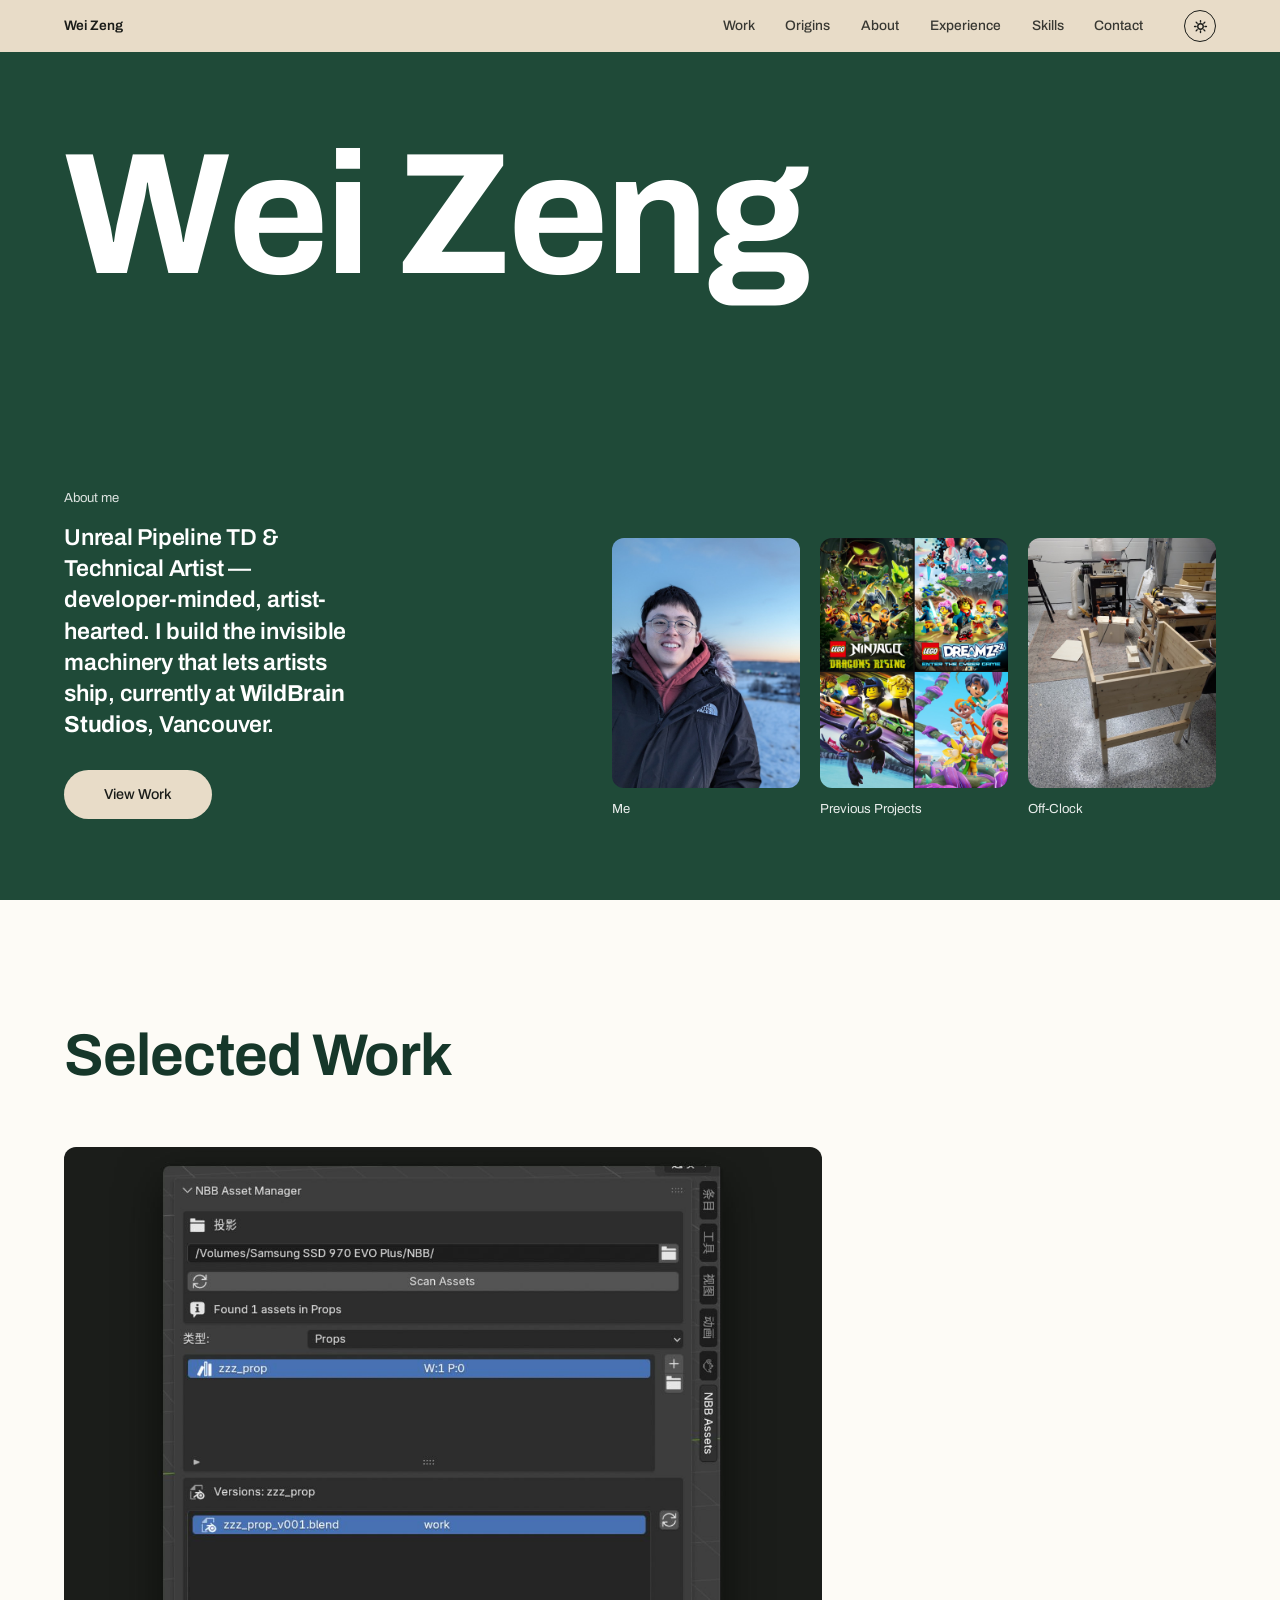
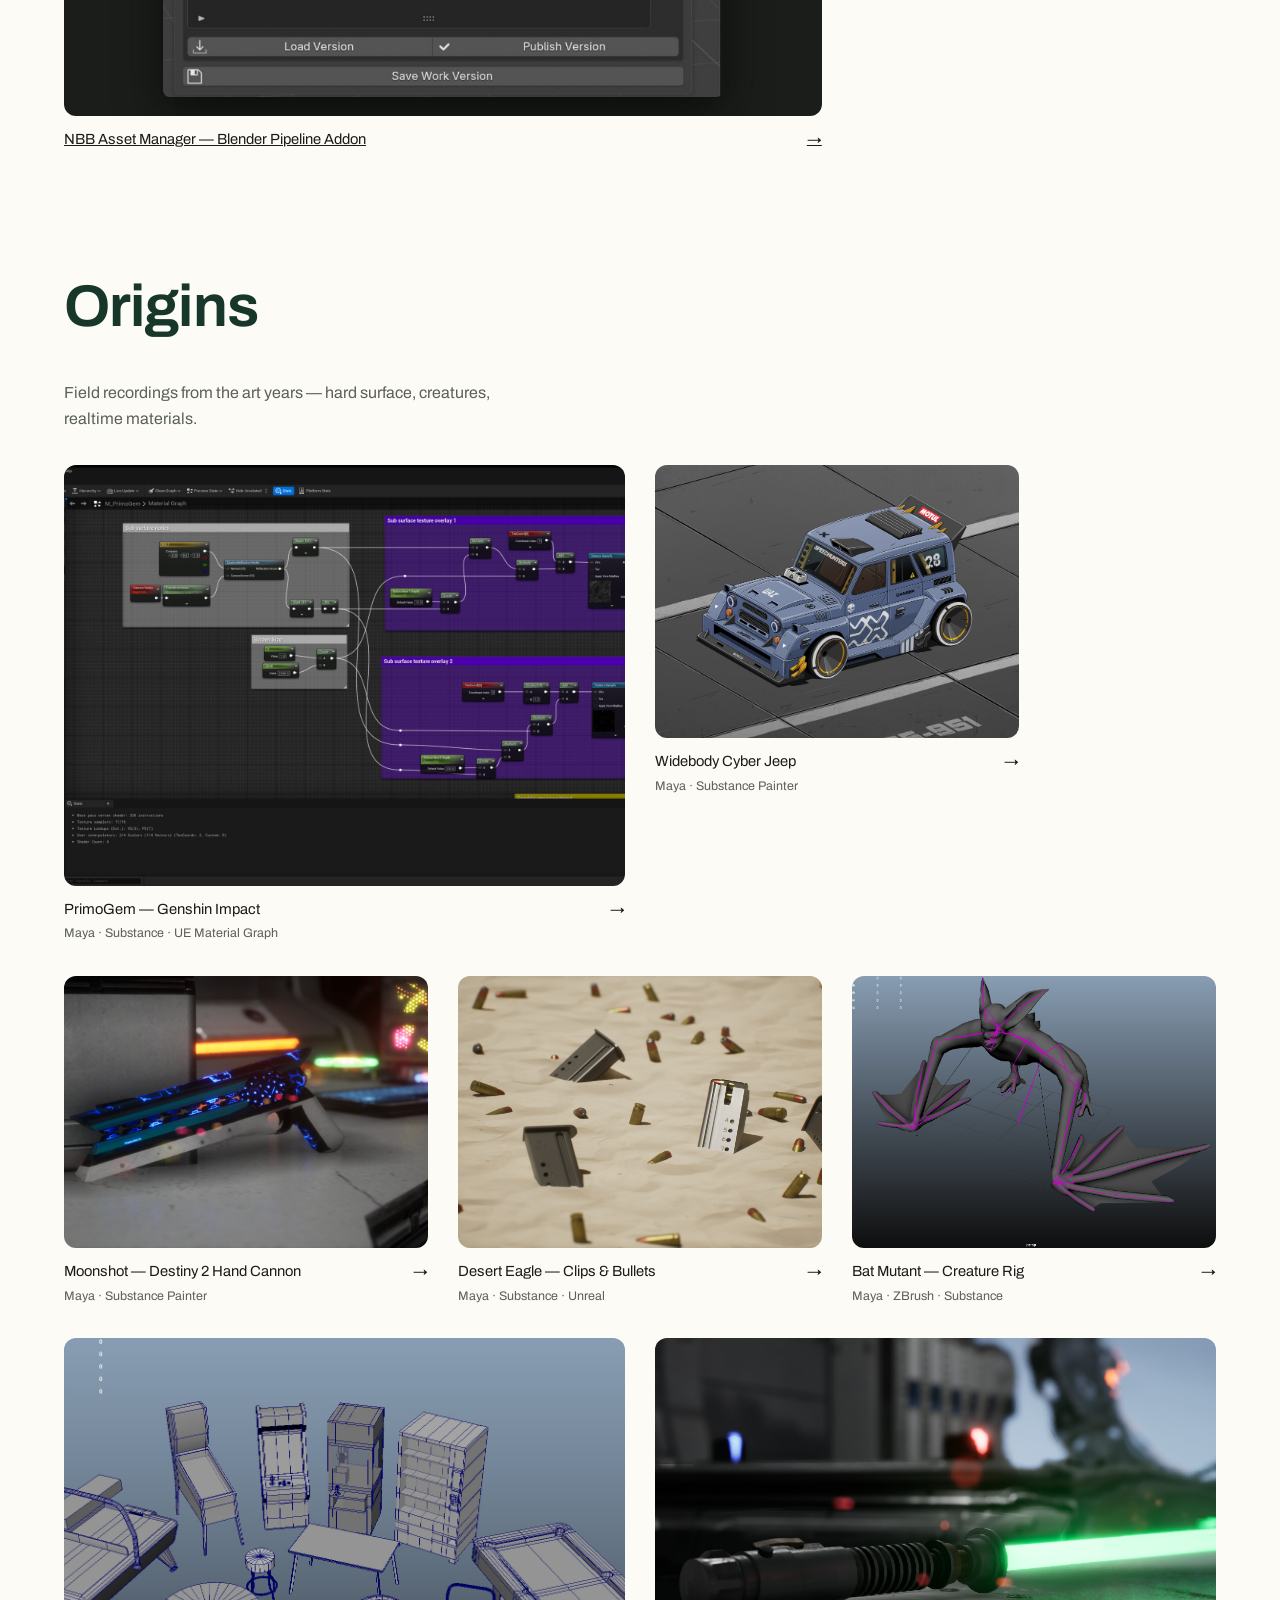
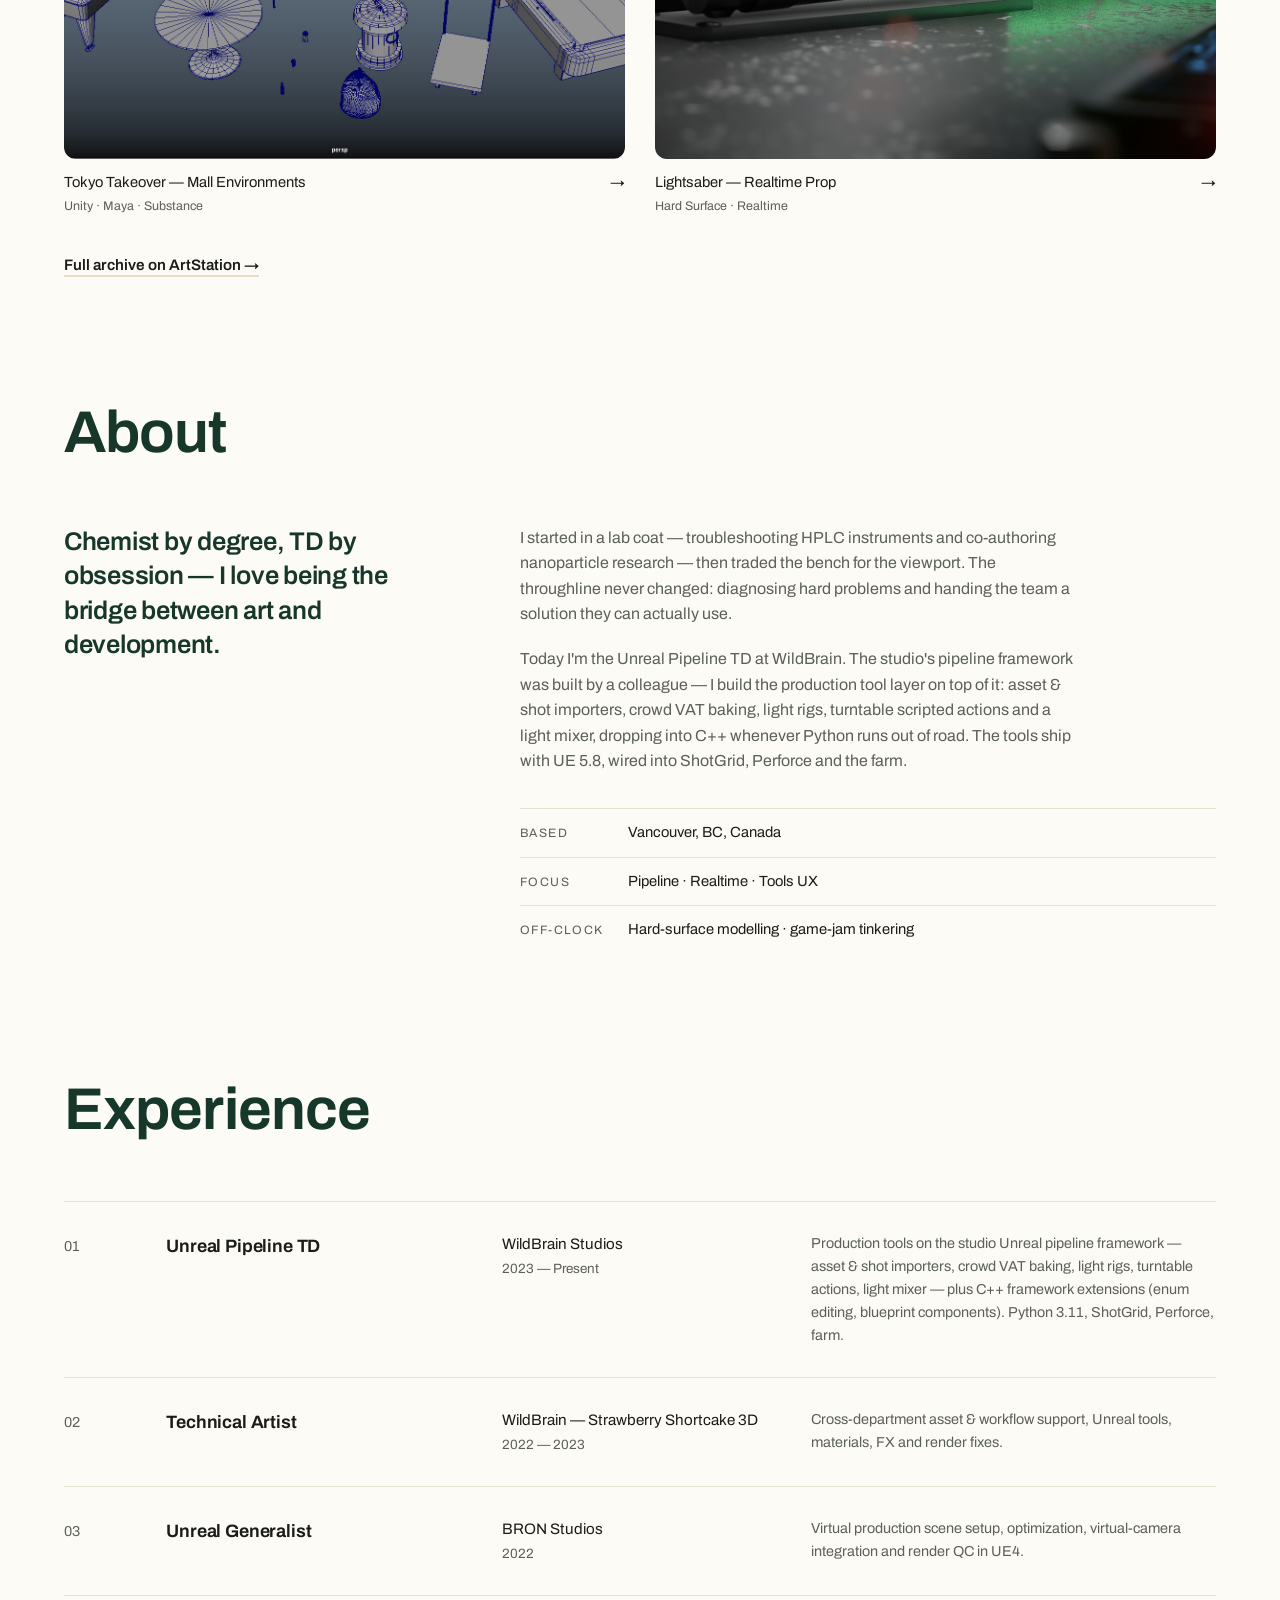
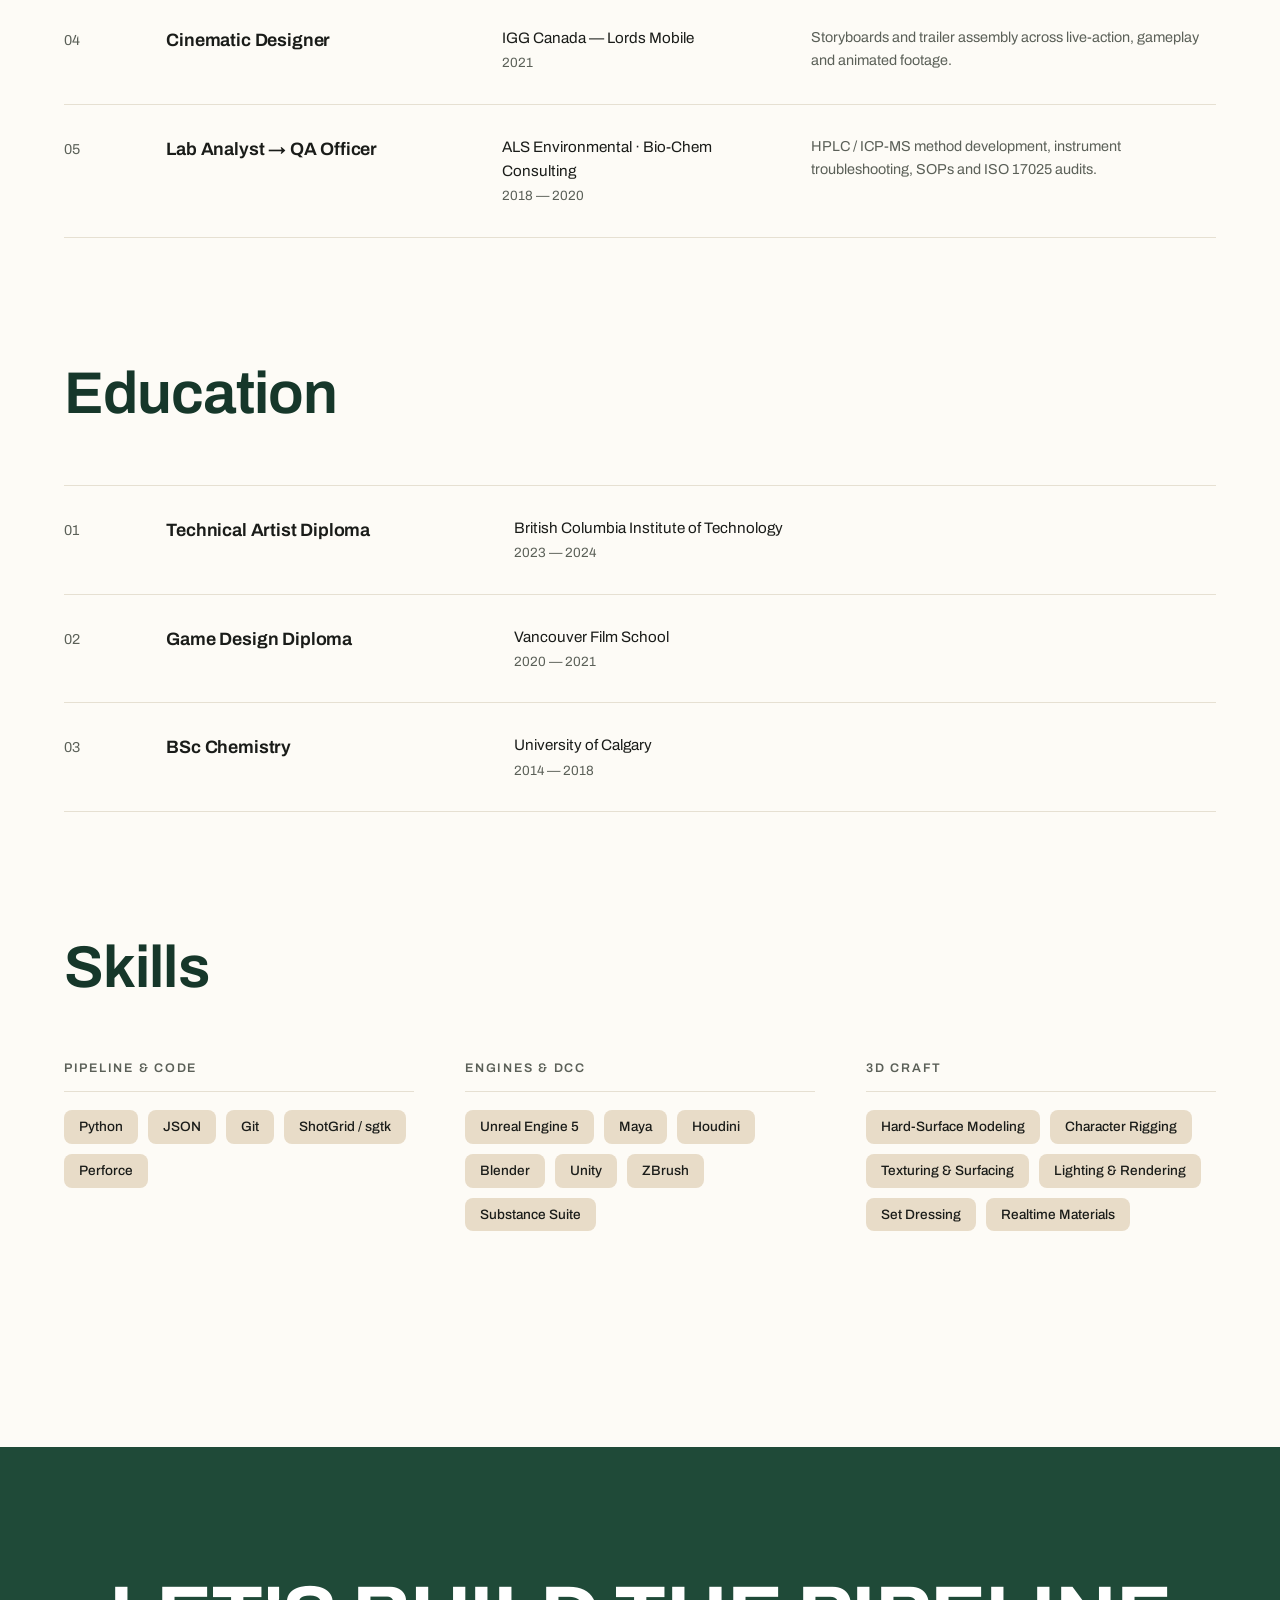
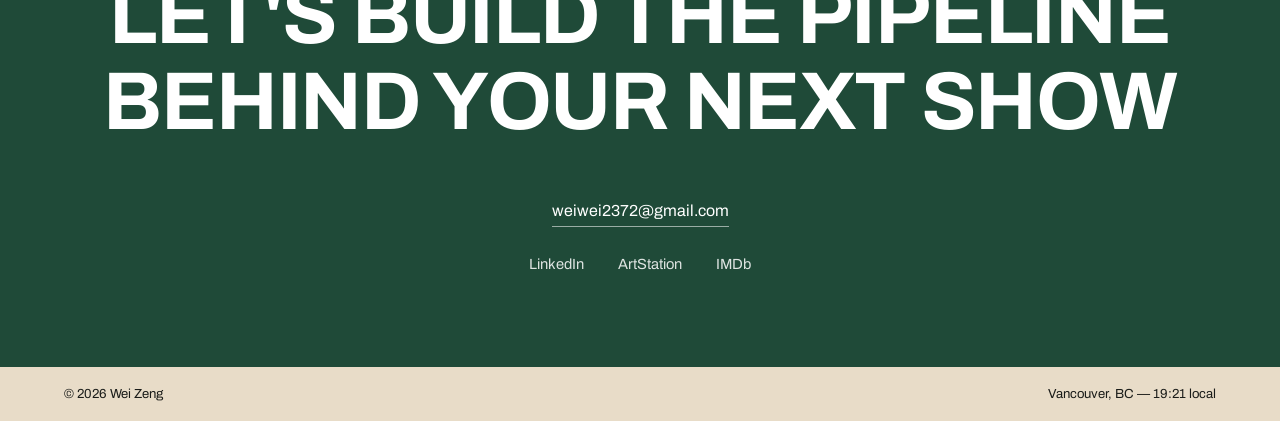
<file: index.html>
<!DOCTYPE html>
<html lang="en">
<head>
<meta charset="UTF-8" />
<meta name="viewport" content="width=device-width, initial-scale=1.0" />
<title>Wei Zeng — Unreal Pipeline TD / Technical Artist</title>
<meta name="description" content="Wei Zeng is an Unreal Pipeline TD and Technical Artist in Vancouver — the bridge between art and engineering. Builds production tools (importers, crowd VAT, lighting) on the studio Unreal framework at WildBrain." />
<link rel="canonical" href="https://we1z.github.io/" />
<!-- social preview -->
<meta property="og:type" content="website" />
<meta property="og:url" content="https://we1z.github.io/" />
<meta property="og:site_name" content="Wei Zeng — Unreal Pipeline TD" />
<meta property="og:title" content="Wei Zeng — Unreal Pipeline TD / Technical Artist" />
<meta property="og:description" content="Unreal Pipeline TD &amp; Technical Artist in Vancouver — production tools, crowd VAT baking, light rigs and ShotGrid integration on Unreal Engine 5.8." />
<meta property="og:image" content="https://we1z.github.io/assets/og-card.png" />
<meta property="og:image:type" content="image/png" />
<meta property="og:image:width" content="1200" />
<meta property="og:image:height" content="630" />
<meta property="og:image:alt" content="Wei Zeng — Unreal Pipeline TD / Technical Artist, Vancouver" />
<meta name="twitter:card" content="summary_large_image" />
<meta name="twitter:title" content="Wei Zeng — Unreal Pipeline TD / Technical Artist" />
<meta name="twitter:description" content="Unreal Pipeline TD &amp; Technical Artist in Vancouver — production tools, crowd VAT baking, light rigs and ShotGrid integration on Unreal Engine 5.8." />
<meta name="twitter:image" content="https://we1z.github.io/assets/og-card.png" />
<link rel="icon" href="data:image/svg+xml,%3Csvg xmlns='http://www.w3.org/2000/svg' viewBox='0 0 32 32'%3E%3Crect width='32' height='32' rx='6' fill='%238B6522'/%3E%3Ccircle cx='16' cy='16' r='7' fill='none' stroke='%23A8D2FF' stroke-width='3'/%3E%3C/svg%3E" />
<link rel="preconnect" href="https://fonts.googleapis.com" />
<link rel="preconnect" href="https://fonts.gstatic.com" crossorigin />
<link href="https://fonts.googleapis.com/css2?family=Archivo:wght@400;500;600;700;800&display=swap" rel="stylesheet" />
<link rel="stylesheet" href="styles.css" />
<script>
/* Theme loader — reads theme.json, applies palette as CSS vars + favicon.
   Edit theme.json to recolor the whole site; falls back to styles.css defaults. */
(async function () {
  try {
    const cfg = await (await fetch("theme.json")).json();
    const t = cfg.themes[cfg.active];
    if (!t) return;
    window.__wzTheme = t; /* day + night palettes, reused by the toggle */
    const mode = localStorage.getItem("wz-theme") === "night" ? "night" : "day";
    const pal = t[mode] || t.day || t;
    const root = document.documentElement.style;
    for (const k in pal) if (!k.startsWith("_")) root.setProperty("--" + k, pal[k]);
    const fav = (t.day || t);
    const svg = `<svg xmlns='http://www.w3.org/2000/svg' viewBox='0 0 32 32'><rect width='32' height='32' rx='6' fill='${fav.gold}'/><circle cx='16' cy='16' r='7' fill='none' stroke='${fav.sky}' stroke-width='3'/></svg>`;
    let link = document.querySelector("link[rel='icon']");
    if (link) link.href = "data:image/svg+xml," + encodeURIComponent(svg);
  } catch (e) { /* no theme.json or file:// — keep stylesheet defaults */ }
})();
</script>
<script>
/* Restore saved day/night mode before first paint (no flash) */
try {
  if (localStorage.getItem("wz-theme") === "night")
    document.documentElement.setAttribute("data-theme", "night");
} catch (e) {}
</script>
</head>
<body>

<!-- ============ NAV ============ -->
<header class="nav">
  <a class="nav__brand" href="#top">Wei Zeng</a>
  <nav class="nav__links" aria-label="Primary">
    <a href="#work">Work</a>
    <a href="#origins">Origins</a>
    <a href="#about">About</a>
    <a href="#experience">Experience</a>
    <a href="#skills">Skills</a>
    <a href="#contact">Contact</a>
    <button class="theme-toggle" id="themeToggle" type="button" aria-label="Toggle day / night mode">
      <svg class="icon-sun" viewBox="0 0 24 24" fill="none" stroke="currentColor" stroke-width="2.2" stroke-linecap="round"><circle cx="12" cy="12" r="4.4"/><path d="M12 2.5v2.4M12 19.1v2.4M2.5 12h2.4M19.1 12h2.4M5 5l1.7 1.7M17.3 17.3L19 19M19 5l-1.7 1.7M6.7 17.3L5 19"/></svg>
      <svg class="icon-moon" viewBox="0 0 24 24" fill="none" stroke="currentColor" stroke-width="2.2" stroke-linecap="round" stroke-linejoin="round"><path d="M20.4 14.2A8.5 8.5 0 1 1 9.8 3.6a7 7 0 1 0 10.6 10.6z"/></svg>
    </button>
  </nav>
</header>

<main id="top">

  <!-- ============ HERO ============ -->
  <section class="hero">
    <h1 class="hero__name reveal">Wei Zeng</h1>
    <div class="hero__row">
      <div class="hero__about reveal" style="--d:.12s">
        <p class="hero__label">About me</p>
        <p class="hero__intro">
          Unreal Pipeline TD &amp; Technical Artist — developer-minded,
          artist-hearted. I build the invisible machinery that lets artists ship,
          currently at <strong>WildBrain Studios</strong>, Vancouver.
        </p>
        <a class="hero__btn" href="#work">View Work</a>
      </div>
      <!-- placeholder photos — swap these three images for real photos later -->
      <div class="hero__photos reveal" style="--d:.24s">
        <figure class="hphoto">
          <img src="assets/work/me.jpg" alt="Wei Zeng — personal photo, winter sunset" loading="eager" />
          <figcaption>Me</figcaption>
        </figure>
        <figure class="hphoto">
          <img src="assets/work/projects.jpg" alt="Collage of previous projects — renders and artwork" loading="eager" />
          <figcaption>Previous Projects</figcaption>
        </figure>
        <figure class="hphoto">
          <img src="assets/work/offclock.jpg" alt="Off-clock — woodworking project in the garage shop" loading="eager" />
          <figcaption>Off-Clock</figcaption>
        </figure>
      </div>
    </div>
  </section>

  <!-- ============ SELECTED WORK ============ -->
  <section class="section" id="work">
    <h2 class="stitle reveal">Selected Work</h2>
    <div class="workgrid" id="workGrid"><!-- rendered by main.js --></div>
  </section>

  <!-- ============ ORIGINS ============ -->
  <section class="section" id="origins">
    <h2 class="stitle reveal">Origins</h2>
    <p class="ssub reveal">Field recordings from the art years — hard surface, creatures, realtime materials.</p>
    <div class="ogrid" id="originsGrid"><!-- rendered by main.js --></div>
    <p class="omore reveal">
      <a href="https://www.artstation.com/thisistheway" target="_blank" rel="noopener">Full archive on ArtStation <span>→</span></a>
    </p>
  </section>

  <!-- ============ ABOUT ============ -->
  <section class="section" id="about">
    <h2 class="stitle reveal">About</h2>
    <div class="about__grid">
      <p class="about__lead reveal">
        Chemist by degree, TD by obsession — I love being the bridge between
        art and development.
      </p>
      <div class="about__body reveal" style="--d:.1s">
        <p>
          I started in a lab coat — troubleshooting HPLC instruments and co-authoring
          nanoparticle research — then traded the bench for the viewport. The throughline
          never changed: diagnosing hard problems and handing the team a solution they
          can actually use.
        </p>
        <p>
          Today I'm the Unreal Pipeline TD at WildBrain. The studio's pipeline framework
          was built by a colleague — I build the production tool layer on top of it:
          asset &amp; shot importers, crowd VAT baking, light rigs, turntable scripted actions
          and a light mixer, dropping into C++ whenever Python runs out of road. The tools
          ship with UE&nbsp;5.8, wired into ShotGrid, Perforce and the farm.
        </p>
        <ul class="about__facts">
          <li><span>Based</span>Vancouver, BC, Canada</li>
          <li><span>Focus</span>Pipeline · Realtime · Tools UX</li>
          <li><span>Off-clock</span>Hard-surface modelling · game-jam tinkering</li>
        </ul>
      </div>
    </div>
  </section>

  <!-- ============ EXPERIENCE ============ -->
  <section class="section" id="experience">
    <h2 class="stitle reveal">Experience</h2>
    <div class="xlist" id="expList"><!-- rendered by main.js --></div>
  </section>

  <!-- ============ EDUCATION ============ -->
  <section class="section" id="education">
    <h2 class="stitle reveal">Education</h2>
    <div class="xlist" id="eduList"><!-- rendered by main.js --></div>
  </section>

  <!-- ============ SKILLS ============ -->
  <section class="section" id="skills">
    <h2 class="stitle reveal">Skills</h2>
    <div class="sgrid" id="skillsGrid"><!-- rendered by main.js --></div>
  </section>

  <!-- ============ CONTACT ============ -->
  <footer class="contact" id="contact">
    <h2 class="contact__cta reveal">
      Let's build the pipeline<br />behind your next show
    </h2>
    <a class="contact__mail reveal" style="--d:.1s" href="mailto:weiwei2372@gmail.com">weiwei2372@gmail.com</a>
    <div class="contact__socials reveal" style="--d:.2s">
      <a href="https://www.linkedin.com/in/williamweizeng/" target="_blank" rel="noopener">LinkedIn</a>
      <a href="https://www.artstation.com/thisistheway" target="_blank" rel="noopener">ArtStation</a>
      <a href="https://www.imdb.com/title/tt29389870/" target="_blank" rel="noopener">IMDb</a>
    </div>
    <div class="contact__bar">
      <span>© <span id="year"></span> Wei Zeng</span>
      <span>Vancouver, BC — <span id="footClock">--:--</span> local</span>
    </div>
  </footer>

</main>

<script src="main.js?v=9"></script>
</body>
</html>
</file>
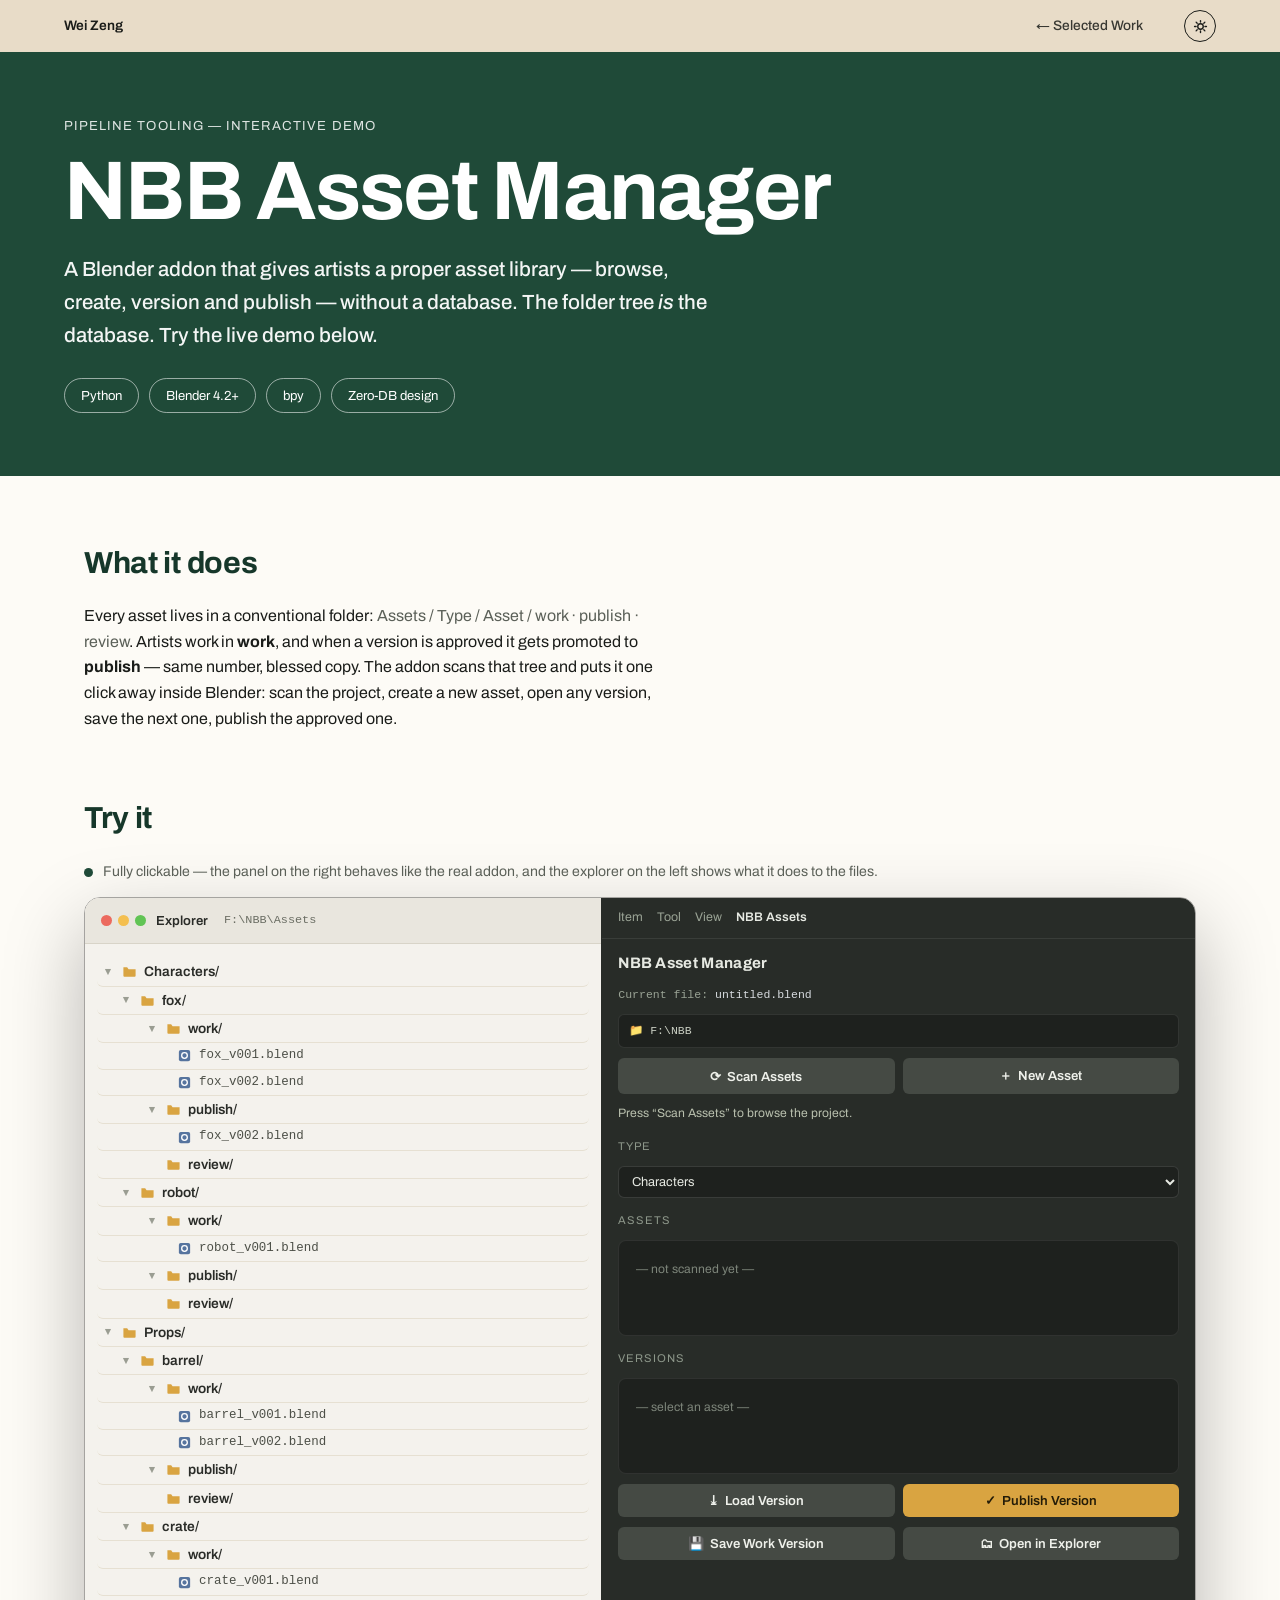
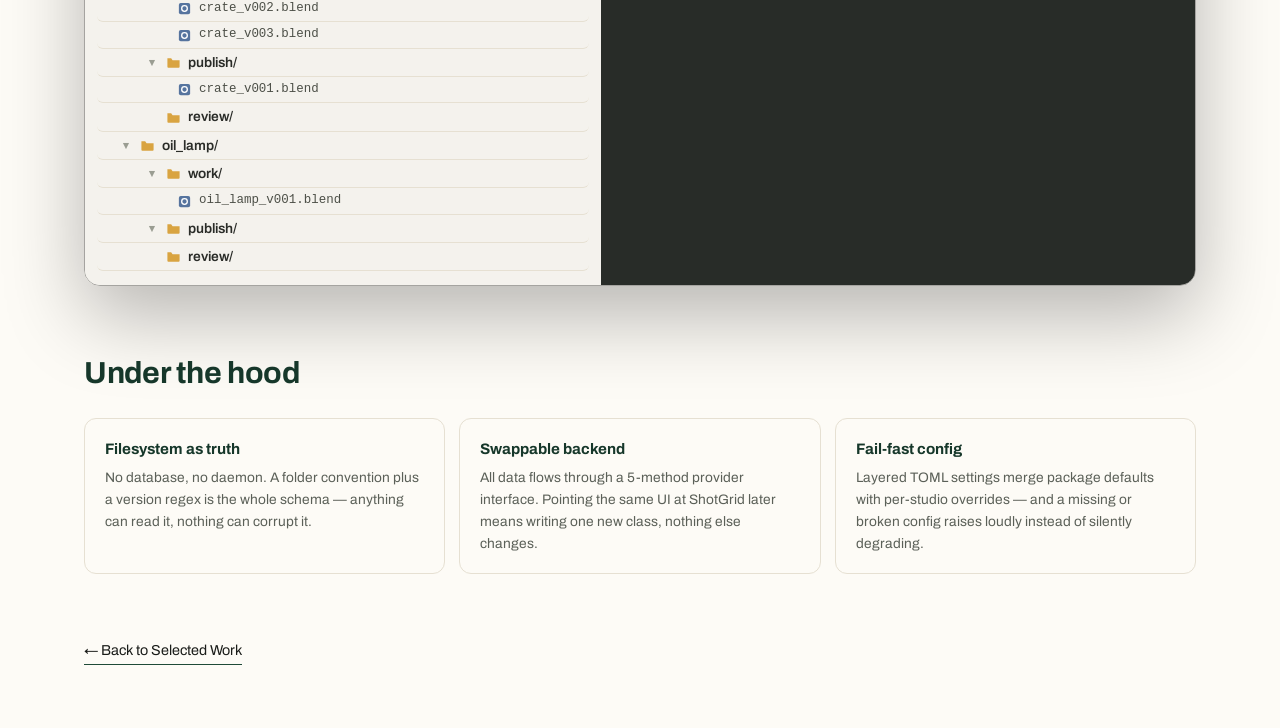
<file: projects/nbb-asset-manager.html>
<!DOCTYPE html>
<html lang="en">
<head>
<meta charset="UTF-8" />
<meta name="viewport" content="width=device-width, initial-scale=1.0" />
<title>NBB Asset Manager — Wei Zeng</title>
<meta name="description" content="Interactive demo: a scan-based asset pipeline addon for Blender 4.2+ — browse assets, create new ones, version, publish. Designed and built by Wei Zeng." />
<link rel="preconnect" href="https://fonts.googleapis.com" />
<link rel="preconnect" href="https://fonts.gstatic.com" crossorigin />
<link href="https://fonts.googleapis.com/css2?family=Archivo:wght@400;500;600;700;800&display=swap" rel="stylesheet" />
<link rel="stylesheet" href="../styles.css" />
<script>
(async function () {
  try {
    const cfg = await (await fetch("../theme.json")).json();
    const t = cfg.themes[cfg.active];
    if (!t) return;
    window.__wzTheme = t;
    const mode = localStorage.getItem("wz-theme") === "night" ? "night" : "day";
    const pal = t[mode] || t.day || t;
    const root = document.documentElement.style;
    for (const k in pal) if (!k.startsWith("_")) root.setProperty("--" + k, pal[k]);
  } catch (e) {}
})();
</script>
<script>
try {
  if (localStorage.getItem("wz-theme") === "night")
    document.documentElement.setAttribute("data-theme", "night");
} catch (e) {}
</script>
<style>
/* ============ page chrome (tokens from ../styles.css) ============ */
.cs-hero { background: var(--gold); color: #fff; padding: clamp(44px, 7vh, 88px) 5vw; }
.cs-hero__kicker { font-size: .82rem; opacity: .85; letter-spacing: .08em; text-transform: uppercase; margin-bottom: 14px; }
.cs-hero__title { font-size: clamp(2.4rem, 6.5vw, 5.5rem); line-height: 1; font-weight: 700; letter-spacing: -.02em; margin-bottom: 20px; }
.cs-hero__sub { font-size: clamp(1.05rem, 1.6vw, 1.35rem); font-weight: 500; max-width: 54ch; opacity: .95; }
.cs-hero__meta { display: flex; flex-wrap: wrap; gap: 10px; margin-top: 26px; }
.cs-hero__meta span { border: 1.5px solid rgba(255,255,255,.55); border-radius: 999px; padding: 6px 16px; font-size: .82rem; }
.cs-body { padding: clamp(48px, 7vh, 84px) 5vw; max-width: 1240px; margin: 0 auto; }
.cs-sec { margin-bottom: clamp(48px, 7vh, 76px); }
.cs-sec h2 { color: var(--gold-deep); font-size: clamp(1.35rem, 2.4vw, 1.9rem); font-weight: 700; letter-spacing: -.01em; margin-bottom: 16px; }
.cs-sec p { color: var(--ink); max-width: 66ch; margin-bottom: 12px; }
.cs-sec .dim { color: var(--ink-soft); }
.cs-back { display: inline-block; font-size: .9rem; text-decoration: none; border-bottom: 1.5px solid var(--gold); padding-bottom: 2px; }
.cs-back:hover { color: var(--gold-deep); }

.hood { display: grid; grid-template-columns: repeat(3, 1fr); gap: 14px; margin-top: 20px; }
.hood__item { border: 1px solid var(--line); border-radius: 12px; padding: 18px 20px; }
.hood__item h3 { font-size: .95rem; font-weight: 700; margin-bottom: 6px; color: var(--gold-deep); }
.hood__item p { font-size: .86rem; color: var(--ink-soft); margin: 0; }

/* ============ THE DEMO ============ */
.demo-hint { display: flex; align-items: center; gap: 10px; font-size: .88rem; color: var(--ink-soft); margin: 18px 0 14px; }
.demo-hint .dot { width: 9px; height: 9px; border-radius: 50%; background: var(--gold); flex: none; animation: pulse 1.8s ease-in-out infinite; }
@keyframes pulse { 50% { opacity: .35; } }

.demo {
  border-radius: 16px;
  overflow: hidden;
  box-shadow: 0 30px 80px rgba(0,0,0,.28);
  display: grid;
  grid-template-columns: 1fr 1.15fr;
  border: 1px solid rgba(0,0,0,.35);
  font-family: "Archivo", sans-serif;
  user-select: none;
}

/* ---- explorer (OS world — neutral light) ---- */
.xpl { background: #f4f2ed; color: #2a2c28; display: flex; flex-direction: column; min-height: 560px; }
.xpl__bar { display: flex; align-items: center; gap: 10px; padding: 12px 16px; background: #e9e6de; border-bottom: 1px solid #d8d4c8; font-size: .82rem; font-weight: 600; }
.xpl__bar .lights { display: flex; gap: 6px; }
.xpl__bar .lights i { width: 11px; height: 11px; border-radius: 50%; display: block; }
.xpl__bar .lights i:nth-child(1){background:#ec6a5e} .xpl__bar .lights i:nth-child(2){background:#f4bf4f} .xpl__bar .lights i:nth-child(3){background:#61c454}
.xpl__path { margin-left: 6px; color: #6b6e64; font-family: ui-monospace, Menlo, monospace; font-size: .74rem; font-weight: 400; }
.xpl__tree { padding: 14px 12px; overflow-y: auto; font-size: .86rem; line-height: 1.4; flex: 1; }
.xrow { display: flex; align-items: center; gap: 7px; padding: 4px 8px; border-radius: 6px; white-space: nowrap; }
.xrow--dir { font-weight: 600; cursor: default; }
.xrow--file { color: #4c4f47; font-family: ui-monospace, Menlo, monospace; font-size: .78rem; }
.xrow .caret { width: 10px; color: #9a9d92; font-size: .7rem; flex: none; }
.xrow .ficon { width: 15px; height: 15px; flex: none; }
@keyframes flashbg { 0% { background: #ffe9b8; } 100% { background: transparent; } }
.xrow.flash { animation: flashbg 2.2s ease-out; }
.xrow.spot { outline: 2px solid #d9a441; outline-offset: -1px; background: #ffefd0; }

/* ---- blender panel (Blender world — dark) ---- */
.bp { background: #282c28; color: #e6e9e2; display: flex; flex-direction: column; min-height: 560px; border-left: 1px solid #14161400; }
.bp__tabs { display: flex; gap: 14px; padding: 10px 16px; font-size: .78rem; color: #9aa395; border-bottom: 1px solid rgba(255,255,255,.08); }
.bp__tabs b { color: #e6e9e2; font-weight: 600; }
.bp__title { padding: 12px 16px 10px; font-size: .95rem; font-weight: 700; letter-spacing: .02em; }
.bp__file { margin: 0 16px 10px; font-size: .72rem; color: #9aa395; font-family: ui-monospace, Menlo, monospace; }
.bp__file b { color: #d8dce0; font-weight: 500; }
.bp__root { margin: 0 16px 10px; display: flex; align-items: center; gap: 8px; background: #1e211e; border: 1px solid rgba(255,255,255,.09); border-radius: 6px; padding: 7px 10px; font-family: ui-monospace, Menlo, monospace; font-size: .72rem; color: #c9cec2; }
.bp__body { padding: 0 16px 16px; display: flex; flex-direction: column; gap: 10px; flex: 1; }
.bp__btn { border: 0; border-radius: 6px; background: #454a44; color: #eef0ea; font-family: inherit; font-size: .82rem; font-weight: 600; padding: 9px 12px; cursor: pointer; transition: filter .15s, transform .1s; }
.bp__btn:hover { filter: brightness(1.18); }
.bp__btn:active { transform: scale(.98); }
.bp__btn--accent { background: #d9a441; color: #241c08; }
.bp__btn--row { display: flex; gap: 8px; }
.bp__btn--row .bp__btn { flex: 1; }
.bp__status { font-size: .76rem; color: #b9c0ae; min-height: 1.1em; display: flex; align-items: center; gap: 7px; }
.bp__status.err { color: #ef9a8e; }
.bp__label { font-size: .7rem; text-transform: uppercase; letter-spacing: .09em; color: #8d978a; margin-top: 4px; }
.bp__typesel { background: #1e211e; color: #e6e9e2; border: 1px solid rgba(255,255,255,.12); border-radius: 6px; font-family: inherit; font-size: .8rem; padding: 7px 9px; width: 100%; cursor: pointer; }
.bp__list { background: #1e211e; border: 1px solid rgba(255,255,255,.08); border-radius: 8px; min-height: 96px; max-height: 168px; overflow-y: auto; padding: 5px; }
.bp__item .ficon, .bp__ver .ficon { width: 13px; height: 13px; flex: none; }
.bp__item { display: flex; align-items: center; gap: 9px; padding: 7px 10px; border-radius: 5px; font-size: .82rem; cursor: pointer; }
.bp__item:hover { background: rgba(255,255,255,.06); }
.bp__item.sel { background: #56749e; color: #fff; }
.bp__item .counts { margin-left: auto; font-size: .7rem; opacity: .75; font-family: ui-monospace, Menlo, monospace; }
.bp__ver { display: flex; align-items: center; gap: 9px; padding: 6px 10px; border-radius: 5px; font-family: ui-monospace, Menlo, monospace; font-size: .74rem; cursor: pointer; }
.bp__ver:hover { background: rgba(255,255,255,.06); }
.bp__ver.sel { background: #56749e; color: #fff; }
.bp__ver .tag { margin-left: auto; font-size: .64rem; padding: 1px 8px; border-radius: 99px; background: rgba(255,255,255,.14); font-family: "Archivo", sans-serif; }
.bp__ver .tag.pub { background: #4a7043; color: #e8f4df; }
.bp__empty { padding: 14px 12px; font-size: .76rem; color: #7d857a; }
@keyframes slidein { from { opacity: 0; transform: translateY(-5px); } to { opacity: 1; transform: none; } }
.bp__item, .bp__ver { animation: slidein .25s ease-out; }

/* ---- modal (New Asset dialog, like invoke_props_dialog) ---- */
.modal { position: fixed; inset: 0; display: none; place-items: center; background: rgba(10,12,10,.5); z-index: 300; }
.modal.on { display: grid; }
.modal__box { width: min(380px, 90vw); background: #2e332e; border: 1px solid rgba(255,255,255,.14); border-radius: 12px; padding: 20px; color: #e6e9e2; box-shadow: 0 24px 70px rgba(0,0,0,.5); }
.modal__box h3 { font-size: .95rem; margin-bottom: 14px; }
.modal__box label { display: block; font-size: .76rem; color: #aab3a3; margin-bottom: 5px; }
.modal__box input[type=text] { width: 100%; background: #1e211e; border: 1px solid rgba(255,255,255,.16); border-radius: 6px; color: #fff; font-family: inherit; font-size: .86rem; padding: 9px 10px; margin-bottom: 12px; }
.modal__check { display: flex; align-items: center; gap: 8px; font-size: .8rem; margin-bottom: 16px; cursor: pointer; }
.modal__btns { display: flex; justify-content: flex-end; gap: 8px; }

/* ---- toast ---- */
.toast { position: fixed; bottom: 26px; right: 26px; background: #232a25; color: #e9ede4; border: 1px solid rgba(255,255,255,.16); border-left: 3px solid #d9a441; border-radius: 10px; padding: 12px 18px; font-size: .84rem; box-shadow: 0 16px 44px rgba(0,0,0,.4); opacity: 0; transform: translateY(8px); transition: opacity .25s, transform .25s; z-index: 400; pointer-events: none; max-width: 320px; }
.toast.on { opacity: 1; transform: none; }

@media (max-width: 900px) {
  .demo { grid-template-columns: 1fr; }
  .hood { grid-template-columns: 1fr; }
  .xpl { min-height: 320px; }
}
</style>
</head>
<body>

<header class="nav">
  <a class="nav__brand" href="../index.html">Wei Zeng</a>
  <nav class="nav__links" aria-label="Primary">
    <a href="../index.html#work">← Selected Work</a>
    <button class="theme-toggle" id="themeToggle" type="button" aria-label="Toggle day / night mode">
      <svg class="icon-sun" viewBox="0 0 24 24" fill="none" stroke="currentColor" stroke-width="2.2" stroke-linecap="round"><circle cx="12" cy="12" r="4.4"/><path d="M12 2.5v2.4M12 19.1v2.4M2.5 12h2.4M19.1 12h2.4M5 5l1.7 1.7M17.3 17.3L19 19M19 5l-1.7 1.7M6.7 17.3L5 19"/></svg>
      <svg class="icon-moon" viewBox="0 0 24 24" fill="none" stroke="currentColor" stroke-width="2.2" stroke-linecap="round" stroke-linejoin="round"><path d="M20.4 14.2A8.5 8.5 0 1 1 9.8 3.6a7 7 0 1 0 10.6 10.6z"/></svg>
    </button>
  </nav>
</header>

<main>

  <section class="cs-hero">
    <p class="cs-hero__kicker">Pipeline Tooling — Interactive Demo</p>
    <h1 class="cs-hero__title">NBB Asset Manager</h1>
    <p class="cs-hero__sub">A Blender addon that gives artists a proper asset library — browse, create, version and publish — without a database. The folder tree <em>is</em> the database. Try the live demo below.</p>
    <div class="cs-hero__meta">
      <span>Python</span><span>Blender 4.2+</span><span>bpy</span><span>Zero-DB design</span>
    </div>
  </section>

  <div class="cs-body">

    <section class="cs-sec">
      <h2>What it does</h2>
      <p>Every asset lives in a conventional folder: <span class="dim">Assets / Type / Asset / work · publish · review</span>. Artists work in <strong>work</strong>, and when a version is approved it gets promoted to <strong>publish</strong> — same number, blessed copy. The addon scans that tree and puts it one click away inside Blender: scan the project, create a new asset, open any version, save the next one, publish the approved one.</p>
    </section>

    <section class="cs-sec">
      <h2>Try it</h2>
      <div class="demo-hint"><span class="dot"></span> Fully clickable — the panel on the right behaves like the real addon, and the explorer on the left shows what it does to the files.</div>

      <div class="demo" id="demo">
        <!-- explorer -->
        <div class="xpl">
          <div class="xpl__bar">
            <span class="lights"><i></i><i></i><i></i></span>
            Explorer <span class="xpl__path">F:\NBB\Assets</span>
          </div>
          <div class="xpl__tree" id="xplTree"></div>
        </div>

        <!-- blender panel -->
        <div class="bp">
          <div class="bp__tabs"><span>Item</span><span>Tool</span><span>View</span><b>NBB Assets</b></div>
          <div class="bp__title">NBB Asset Manager</div>
          <div class="bp__file">Current file: <b id="curFile">untitled.blend</b></div>
          <div class="bp__root">📁 F:\NBB</div>
          <div class="bp__body">
            <div class="bp__btn--row">
              <button class="bp__btn" id="btnScan">⟳&nbsp; Scan Assets</button>
              <button class="bp__btn" id="btnNew">＋&nbsp; New Asset</button>
            </div>
            <div class="bp__status" id="status">Press “Scan Assets” to browse the project.</div>
            <div class="bp__label">Type</div>
            <select class="bp__typesel" id="typeSel"></select>
            <div class="bp__label">Assets</div>
            <div class="bp__list" id="assetList"><div class="bp__empty">— not scanned yet —</div></div>
            <div class="bp__label" id="verLabel">Versions</div>
            <div class="bp__list" id="verList"><div class="bp__empty">— select an asset —</div></div>
            <div class="bp__btn--row">
              <button class="bp__btn" id="btnLoad">⤓&nbsp; Load Version</button>
              <button class="bp__btn bp__btn--accent" id="btnPublish">✓&nbsp; Publish Version</button>
            </div>
            <div class="bp__btn--row">
              <button class="bp__btn" id="btnSave">💾&nbsp; Save Work Version</button>
              <button class="bp__btn" id="btnReveal">🗂&nbsp; Open in Explorer</button>
            </div>
          </div>
        </div>
      </div>
    </section>

    <section class="cs-sec">
      <h2>Under the hood</h2>
      <div class="hood">
        <div class="hood__item"><h3>Filesystem as truth</h3><p>No database, no daemon. A folder convention plus a version regex is the whole schema — anything can read it, nothing can corrupt it.</p></div>
        <div class="hood__item"><h3>Swappable backend</h3><p>All data flows through a 5-method provider interface. Pointing the same UI at ShotGrid later means writing one new class, nothing else changes.</p></div>
        <div class="hood__item"><h3>Fail-fast config</h3><p>Layered TOML settings merge package defaults with per-studio overrides — and a missing or broken config raises loudly instead of silently degrading.</p></div>
      </div>
    </section>

    <a class="cs-back" href="../index.html#work">← Back to Selected Work</a>
  </div>

</main>

<!-- New Asset dialog -->
<div class="modal" id="modal">
  <div class="modal__box">
    <h3>New Asset</h3>
    <label for="newName">Asset Name</label>
    <input type="text" id="newName" value="new_asset" spellcheck="false" />
    <label class="modal__check"><input type="checkbox" id="openAfter" checked /> Open file after creation</label>
    <div class="modal__btns">
      <button class="bp__btn" id="btnCancel">Cancel</button>
      <button class="bp__btn bp__btn--accent" id="btnCreate">Create</button>
    </div>
  </div>
</div>

<div class="toast" id="toast"></div>

<script>
/* ================= DEMO STATE — mirrors the real folder convention ================= */
const RESERVED = ["work", "publish", "review", "_refs", "_textures"];
const PAD = 3;
const FS = {
  "Props": {
    "crate":    { work: ["crate_v001.blend", "crate_v002.blend", "crate_v003.blend"], publish: ["crate_v001.blend"] },
    "barrel":   { work: ["barrel_v001.blend", "barrel_v002.blend"], publish: [] },
    "oil_lamp": { work: ["oil_lamp_v001.blend"], publish: [] }
  },
  "Characters": {
    "fox":   { work: ["fox_v001.blend", "fox_v002.blend"], publish: ["fox_v002.blend"] },
    "robot": { work: ["robot_v001.blend"], publish: [] }
  }
};

const S = { type: null, asset: null, ver: null, scanned: false };

const $ = id => document.getElementById(id);
const statusEl = $("status");

function status(msg, isErr) {
  statusEl.textContent = msg;
  statusEl.classList.toggle("err", !!isErr);
}
function toast(msg) {
  const t = $("toast");
  t.textContent = msg;
  t.classList.add("on");
  clearTimeout(t._h);
  t._h = setTimeout(() => t.classList.remove("on"), 2600);
}
function nextVersion(name, workList) {
  let max = 0;
  const re = /_v(\d+)\.blend$/i;
  workList.forEach(f => { const m = f.match(re); if (m) max = Math.max(max, parseInt(m[1], 10)); });
  return name + "_v" + String(max + 1).padStart(PAD, "0") + ".blend";
}

/* ================= EXPLORER ================= */
const folderSVG = `<svg class="ficon" viewBox="0 0 16 16"><path d="M1.5 3.5h4l1.5 2h7.5v7a1 1 0 0 1-1 1h-11a1 1 0 0 1-1-1v-9z" fill="#d9a441"/></svg>`;
const blendSVG  = `<svg class="ficon" viewBox="0 0 16 16"><rect x="2" y="2" width="12" height="12" rx="2" fill="#56749e"/><circle cx="8" cy="8" r="3" fill="none" stroke="#fff" stroke-width="1.4"/></svg>`;

function renderExplorer(flashPaths) {
  const tree = $("xplTree");
  let html = "";
  for (const type of Object.keys(FS).sort()) {
    html += `<div class="xrow xrow--dir${flashPaths?.has(type) ? " flash" : ""}" data-spot="type:${type}"><span class="caret">▾</span>${folderSVG}${type}/</div>`;
    for (const asset of Object.keys(FS[type]).sort()) {
      const key = `${type}/${asset}`;
      html += `<div class="xrow xrow--dir" data-spot="${key}" style="padding-left:26px"><span class="caret">▾</span>${folderSVG}${asset}/</div>`;
      const a = FS[type][asset];
      for (const sub of ["work", "publish", "review"]) {
        const subKey = `${key}/${sub}`;
        const isFlash = flashPaths?.has(subKey);
        html += `<div class="xrow xrow--dir${isFlash ? " flash" : ""}" data-spot="${subKey}" style="padding-left:52px"><span class="caret">${a[sub] ? "▾" : ""}</span>${folderSVG}${sub}/</div>`;
        (a[sub] || []).forEach(f => {
          html += `<div class="xrow xrow--file${isFlash ? " flash" : ""}" style="padding-left:80px">${blendSVG}${f}</div>`;
        });
      }
    }
  }
  tree.innerHTML = html;
}

/* ================= PANEL ================= */
function renderTypes() {
  const sel = $("typeSel");
  sel.innerHTML = Object.keys(FS).sort().map(t => `<option${t === S.type ? " selected" : ""}>${t}</option>`).join("");
}

function renderAssets() {
  const list = $("assetList");
  if (!S.scanned) { list.innerHTML = `<div class="bp__empty">— not scanned yet —</div>`; return; }
  const assets = FS[S.type] || {};
  const names = Object.keys(assets).filter(n => !RESERVED.includes(n)).sort();
  if (!names.length) { list.innerHTML = `<div class="bp__empty">— no assets in ${S.type} —</div>`; return; }
  list.innerHTML = names.map(n => {
    const a = assets[n];
    return `<div class="bp__item${n === S.asset ? " sel" : ""}" data-asset="${n}">${folderSVG}${n}<span class="counts">W:${a.work.length} P:${a.publish.length}</span></div>`;
  }).join("");
  list.querySelectorAll(".bp__item").forEach(el =>
    el.addEventListener("click", () => { S.asset = el.dataset.asset; S.ver = null; renderAssets(); renderVersions(); })
  );
}

function renderVersions() {
  const list = $("verList");
  $("verLabel").textContent = S.asset ? `Versions: ${S.asset}` : "Versions";
  if (!S.asset || !FS[S.type]?.[S.asset]) { list.innerHTML = `<div class="bp__empty">— select an asset —</div>`; return; }
  const a = FS[S.type][S.asset];
  const rows = [
    ...a.work.map(f => ({ f, src: "work" })),
    ...a.publish.map(f => ({ f, src: "publish" }))
  ];
  if (!rows.length) { list.innerHTML = `<div class="bp__empty">— no versions yet —</div>`; return; }
  list.innerHTML = rows.map(r =>
    `<div class="bp__ver${S.ver === r.f && S.verSrc === r.src ? " sel" : ""}" data-f="${r.f}" data-src="${r.src}">${blendSVG}${r.f}<span class="tag${r.src === "publish" ? " pub" : ""}">${r.src}</span></div>`
  ).join("");
  list.querySelectorAll(".bp__ver").forEach(el =>
    el.addEventListener("click", () => { S.ver = el.dataset.f; S.verSrc = el.dataset.src; renderVersions(); })
  );
}

/* ================= OPERATORS (faithful to the real ones) ================= */
$("btnScan").addEventListener("click", () => {
  const types = Object.keys(FS).sort();
  if (!types.length) { status("No asset type folders found under Assets/", true); return; }
  if (!S.type || !FS[S.type]) S.type = types[0];
  renderTypes();
  S.scanned = true;
  const names = Object.keys(FS[S.type]).filter(n => !RESERVED.includes(n));
  status(`Found ${names.length} assets in ${S.type}`);
  if (!S.asset || !FS[S.type][S.asset]) { S.asset = names.sort()[0] || null; S.ver = null; }
  renderAssets(); renderVersions();
});

$("typeSel").addEventListener("change", e => {
  S.type = e.target.value; S.asset = null; S.ver = null;
  const names = Object.keys(FS[S.type]).filter(n => !RESERVED.includes(n));
  status(`Found ${names.length} assets in ${S.type}`);
  S.asset = names.sort()[0] || null;
  renderAssets(); renderVersions();
});

$("btnNew").addEventListener("click", () => {
  if (!S.scanned) { status("Scan the project first.", true); return; }
  $("modal").classList.add("on");
  $("newName").value = "new_asset";
  setTimeout(() => $("newName").select(), 30);
});
$("btnCancel").addEventListener("click", () => $("modal").classList.remove("on"));
$("modal").addEventListener("click", e => { if (e.target.id === "modal") $("modal").classList.remove("on"); });

$("btnCreate").addEventListener("click", () => {
  let name = $("newName").value.trim().toLowerCase().replace(/\s+/g, "_");
  $("modal").classList.remove("on");
  if (!name) { status("Invalid asset name", true); return; }
  if (FS[S.type][name]) { status(`Asset '${name}' already exists`, true); return; }
  FS[S.type][name] = { work: [], publish: [], review: [] };
  const fname = nextVersion(name, []);
  FS[S.type][name].work.push(fname);
  renderExplorer(new Set([`${S.type}/${name}`, `${S.type}/${name}/work`, `${S.type}/${name}/publish`, `${S.type}/${name}/review`]));
  S.asset = name; S.ver = null;
  status(`Created asset '${name}'`);
  renderAssets(); renderVersions();
  if ($("openAfter").checked) { $("curFile").textContent = fname; toast(`Opened ${fname}`); }
});

$("btnLoad").addEventListener("click", () => {
  if (!S.ver) { status("No version selected", true); return; }
  $("curFile").textContent = S.ver;
  status(`Opened ${S.ver}`);
  toast(`Blender opens ${S.ver} — current scene replaced`);
});

$("btnSave").addEventListener("click", () => {
  if (!S.asset) { status("No asset selected", true); return; }
  const a = FS[S.type][S.asset];
  const fname = nextVersion(S.asset, a.work);
  a.work.push(fname);
  renderExplorer(new Set([`${S.type}/${S.asset}/work`]));
  status(`Saved ${fname}`);
  renderAssets(); renderVersions();
});

$("btnPublish").addEventListener("click", () => {
  if (!S.asset) { status("No asset selected", true); return; }
  if (!S.ver) { status("No version selected", true); return; }
  if (S.verSrc !== "work") { status("Select a work version to publish", true); return; }
  const a = FS[S.type][S.asset];
  if (!a.publish.includes(S.ver)) a.publish.push(S.ver);
  renderExplorer(new Set([`${S.type}/${S.asset}/publish`]));
  status(`Published ${S.ver}`);
  renderAssets(); renderVersions();
});

$("btnReveal").addEventListener("click", () => {
  if (!S.asset) { status("No asset selected", true); return; }
  renderExplorer();
  const row = document.querySelector(`[data-spot="${S.type}/${S.asset}"]`);
  if (row) {
    row.classList.add("spot");
    row.scrollIntoView({ block: "center", behavior: "smooth" });
    setTimeout(() => row.classList.remove("spot"), 2200);
  }
  status(`Revealed ${S.asset} in Explorer`);
});

/* ================= boot ================= */
renderExplorer();
renderTypes();
renderAssets();
renderVersions();

/* day/night toggle */
(function () {
  const btn = document.getElementById("themeToggle");
  const rootEl = document.documentElement;
  btn.addEventListener("click", () => {
    const night = rootEl.getAttribute("data-theme") !== "night";
    if (night) rootEl.setAttribute("data-theme", "night");
    else rootEl.removeAttribute("data-theme");
    try { localStorage.setItem("wz-theme", night ? "night" : "day"); } catch (e) {}
    if (window.__wzTheme) {
      const pal = window.__wzTheme[night ? "night" : "day"] || window.__wzTheme.day || window.__wzTheme;
      for (const k in pal) if (!k.startsWith("_")) rootEl.style.setProperty("--" + k, pal[k]);
    }
  });
})();
</script>
</body>
</html>
</file>
<file: styles.css>
/* ============================================================
   WEI ZENG — PORTFOLIO
   Art direction: light editorial CV
   Palette presets live in theme.json (vars below = active-preset fallback) · Archivo
   ============================================================ */

:root {
  --gold:      #1F4A38;
  --gold-deep: #16372A;
  --sky:       #E8DCC8;
  --sky-deep:  #D6C3A4;
  --paper:     #FDFBF6;
  --ink:       #1A1C19;
  --ink-soft:  #5B6058;
  --line:      #E6E0D2;
  --on-sky:    #1A1C19;
  --font:      "Archivo", "Helvetica Neue", sans-serif;
  --ease:      cubic-bezier(.22, 1, .36, 1);
}

/* night palette — toggled via [data-theme="night"] on <html> (theme.json can override) */
[data-theme="night"] {
  --gold-deep: #A3C9B5;
  --paper:     #10140F;
  --ink:       #EBE9DF;
  --ink-soft:  #A8AC9C;
  --line:      #272B22;
}

* { margin: 0; padding: 0; box-sizing: border-box; }

html { scroll-behavior: smooth; }

body {
  background: var(--paper);
  color: var(--ink);
  font-family: var(--font);
  font-size: 16px;
  line-height: 1.6;
  padding-top: 52px; /* nav height */
  -webkit-font-smoothing: antialiased;
  transition: background .35s var(--ease), color .35s var(--ease);
}

a { color: inherit; }
img { display: block; max-width: 100%; }

::selection { background: var(--sky); color: var(--on-sky); }

/* ============ NAV ============ */
.nav {
  position: fixed; inset: 0 0 auto 0; z-index: 100;
  height: 52px;
  display: flex; align-items: center; justify-content: space-between;
  padding: 0 5vw;
  background: var(--sky);
  color: var(--on-sky);
  font-size: .86rem; font-weight: 500;
}
.nav__brand { text-decoration: none; font-weight: 600; }
.nav__links { display: flex; gap: clamp(14px, 2.4vw, 34px); align-items: center; }
.nav__links a { text-decoration: none; opacity: .85; transition: opacity .2s; }
.nav__links a:hover { opacity: 1; text-decoration: underline; text-underline-offset: 4px; }

/* day/night toggle */
.theme-toggle {
  width: 32px; height: 32px;
  border-radius: 50%;
  border: 1.5px solid var(--on-sky);
  background: transparent;
  color: var(--on-sky);
  cursor: pointer;
  display: grid; place-items: center;
  margin-left: 10px;
  transition: background .2s, transform .2s var(--ease);
}
.theme-toggle:hover { background: rgba(0,0,0,.07); transform: rotate(15deg); }
[data-theme="night"] .theme-toggle:hover { background: rgba(255,255,255,.14); }
.theme-toggle svg { width: 15px; height: 15px; }
.theme-toggle .icon-moon { display: none; }
[data-theme="night"] .theme-toggle .icon-moon { display: block; }
[data-theme="night"] .theme-toggle .icon-sun { display: none; }

/* ============ HERO ============ */
.hero {
  background: var(--gold);
  color: #fff;
  padding: clamp(48px, 9vh, 110px) 5vw clamp(56px, 9vh, 110px);
  min-height: calc(100svh - 52px);
  display: flex; flex-direction: column; justify-content: space-between; gap: 5vh;
}
.hero__name {
  font-size: clamp(3.4rem, 13.5vw, 14.5rem);
  line-height: .96;
  font-weight: 700;
  letter-spacing: -.02em;
  white-space: nowrap;
}
.hero__name span {
  display: inline-block;
  transition: transform .25s var(--ease), color .25s var(--ease);
  will-change: transform;
}
.hero__row {
  display: grid;
  grid-template-columns: minmax(280px, 1fr) 1.25fr;
  gap: clamp(32px, 5vw, 90px);
  align-items: end;
}
.hero__label { font-size: .82rem; opacity: .85; margin-bottom: 14px; }
.hero__intro {
  font-size: clamp(1.15rem, 1.8vw, 1.55rem);
  font-weight: 600;
  line-height: 1.35;
  letter-spacing: -.01em;
  max-width: 22ch;
  margin-bottom: 30px;
}
.hero__intro strong { font-weight: 700; }
.hero__btn {
  display: inline-block;
  background: var(--sky);
  color: var(--on-sky);
  text-decoration: none;
  font-size: .9rem; font-weight: 500;
  padding: 13px 40px;
  border-radius: 999px;
  transition: background .25s var(--ease), transform .25s var(--ease);
}
.hero__btn:hover { background: var(--sky-deep); transform: translateY(-2px); }
.hero__photos {
  display: grid;
  grid-template-columns: repeat(3, 1fr);
  gap: clamp(12px, 1.6vw, 24px);
}
.hphoto img {
  width: 100%;
  aspect-ratio: 3 / 4;
  object-fit: cover;
  border-radius: 12px;
}
.hphoto figcaption { font-size: .82rem; margin-top: 10px; opacity: .9; }
.hphoto {
  position: relative;
  transition: transform .4s var(--ease);
  will-change: transform;
}
.hphoto:hover {
  transform: translateY(-10px) scale(1.5);
  z-index: 5;
}
.hphoto:hover img { box-shadow: 0 24px 60px rgba(0,0,0,.35); }
.hphoto:hover figcaption { opacity: 1; }
.hphoto img { transition: box-shadow .4s var(--ease); }

/* ============ SECTIONS ============ */
.section { padding: clamp(70px, 12vh, 140px) 5vw 0; max-width: 1560px; margin: 0 auto; }
.section:last-of-type { padding-bottom: clamp(70px, 12vh, 140px); }

.stitle {
  font-size: clamp(2.4rem, 4.6vw, 4.2rem);
  font-weight: 650;
  letter-spacing: -.015em;
  color: var(--gold-deep);
  margin-bottom: clamp(30px, 5vh, 54px);
}
.ssub { color: var(--ink-soft); margin: -18px 0 34px; max-width: 52ch; }

section { scroll-margin-top: 64px; }
footer { scroll-margin-top: 0; }

/* ============ SELECTED WORK (image-card grid, data-driven) ============ */
.workgrid {
  display: grid;
  grid-template-columns: repeat(6, 1fr);
  gap: clamp(16px, 2.4vw, 34px);
}
.wcard { grid-column: span 2; text-decoration: none; }
.wcard--wide { grid-column: span 4; }
.wcard img {
  width: 100%; aspect-ratio: 4 / 3; object-fit: cover;
  border-radius: 12px;
  transition: transform .4s var(--ease);
}
.wcard:hover img { transform: scale(.985); }
.wcard figcaption {
  display: flex; justify-content: space-between; align-items: baseline;
  font-size: .92rem; margin-top: 12px;
}
.wcard__arrow { transition: transform .3s var(--ease); }
.wcard:hover .wcard__arrow { transform: translateX(6px); }
.workgrid__empty {
  grid-column: 1 / -1;
  border: 1px dashed var(--line);
  border-radius: 12px;
  padding: 64px 24px;
  text-align: center;
  color: var(--ink-soft);
  font-size: .92rem;
}

/* ============ ORIGINS (image grid) ============ */
.ogrid {
  display: grid;
  grid-template-columns: repeat(6, 1fr);
  gap: clamp(16px, 2.4vw, 34px);
}
.ocell {
  grid-column: span 2;
  text-decoration: none;
}
.ocell:nth-child(6n+1), .ocell:nth-child(6n+6) { grid-column: span 3; }
.ocell img {
  width: 100%; aspect-ratio: 4 / 3; object-fit: cover;
  border-radius: 12px;
  transition: transform .4s var(--ease);
}
.ocell:hover img { transform: scale(.985); }
.ocell__cap {
  display: flex; justify-content: space-between; align-items: baseline; gap: 12px;
  font-size: .92rem; margin-top: 12px;
}
.ocell__cap small { color: var(--ink-soft); font-size: .78rem; }
.ocell__arrow { transition: transform .3s var(--ease); }
.ocell:hover .ocell__arrow { transform: translateX(6px); }
.omore { margin-top: 34px; }
.omore a {
  text-decoration: none; font-weight: 600; font-size: .95rem;
  border-bottom: 2px solid var(--sky); padding-bottom: 2px;
}
.omore a span { display: inline-block; transition: transform .3s var(--ease); }
.omore a:hover span { transform: translateX(6px); }

/* ============ ABOUT ============ */
.about__grid {
  display: grid;
  grid-template-columns: minmax(240px, .9fr) 1.6fr;
  gap: clamp(32px, 5vw, 90px);
}
.about__lead {
  font-size: clamp(1.3rem, 2vw, 1.7rem);
  font-weight: 600; line-height: 1.35; letter-spacing: -.01em;
  color: var(--gold-deep);
}
.about__body p { color: var(--ink-soft); margin-bottom: 1.2em; max-width: 62ch; }
.about__body strong { color: var(--ink); }
.about__facts { list-style: none; margin-top: 34px; }
.about__facts li {
  display: flex; gap: 18px; align-items: baseline;
  padding: 12px 0; border-top: 1px solid var(--line);
  font-size: .92rem;
}
.about__facts span {
  min-width: 90px; font-size: .76rem; text-transform: uppercase;
  letter-spacing: .12em; color: var(--ink-soft);
}

/* ============ EXPERIENCE / EDUCATION rows ============ */
.xlist { border-top: 1px solid var(--line); }
.xrow {
  display: grid;
  grid-template-columns: 64px 1.1fr 1fr 1.5fr;
  gap: clamp(16px, 3vw, 48px);
  padding: 30px 0;
  border-bottom: 1px solid var(--line);
  align-items: start;
}
.xrow--plain { grid-template-columns: 64px 1.1fr 2.5fr; }
.xrow__num { font-size: .9rem; color: var(--ink-soft); padding-top: 3px; }
.xrow__role { font-size: 1.12rem; font-weight: 650; letter-spacing: -.01em; }
.xrow__org { font-size: .95rem; }
.xrow__org span { display: block; color: var(--ink-soft); font-size: .84rem; margin-top: 2px; }
.xrow__desc { font-size: .9rem; color: var(--ink-soft); max-width: 52ch; }

/* ============ SKILLS (grouped chips) ============ */
.sgroups {
  display: grid;
  grid-template-columns: repeat(3, 1fr);
  gap: clamp(28px, 4vw, 64px);
}
.sgroup__label {
  font-size: .78rem;
  text-transform: uppercase;
  letter-spacing: .14em;
  font-weight: 600;
  color: var(--ink-soft);
  padding-bottom: 12px;
  margin-bottom: 18px;
  border-bottom: 1px solid var(--line);
}
.sgroup__chips { display: flex; flex-wrap: wrap; gap: 10px; }
.chip {
  background: var(--sky);
  color: var(--on-sky);
  border-radius: 8px;
  padding: 8px 15px;
  font-size: .85rem;
  font-weight: 500;
  line-height: 1.3;
  transition: background .25s var(--ease), transform .25s var(--ease);
}
.chip:hover { background: var(--sky-deep); transform: translateY(-2px); }

/* ============ CONTACT ============ */
.contact {
  margin-top: clamp(70px, 12vh, 140px);
  background: var(--gold);
  color: #fff;
  text-align: center;
  padding: clamp(80px, 14vh, 150px) 5vw 0;
}
.contact__cta {
  font-size: clamp(2.2rem, 6.4vw, 6.4rem);
  font-weight: 700;
  line-height: 1.04;
  letter-spacing: -.015em;
  text-transform: uppercase;
  margin-bottom: clamp(36px, 6vh, 64px);
}
.contact__mail {
  display: inline-block;
  font-size: 1rem; text-decoration: none;
  border-bottom: 1px solid rgba(255,255,255,.55);
  padding-bottom: 3px;
  margin-bottom: 26px;
  transition: border-color .25s;
}
.contact__mail:hover { border-color: #fff; }
.contact__socials { display: flex; justify-content: center; gap: 34px; font-size: .92rem; }
.contact__socials a { text-decoration: none; opacity: .85; }
.contact__socials a:hover { opacity: 1; text-decoration: underline; text-underline-offset: 4px; }
.contact__bar {
  margin-top: clamp(60px, 10vh, 110px);
  margin-left: -5vw; margin-right: -5vw;
  background: var(--sky);
  color: var(--on-sky);
  height: 54px;
  display: flex; align-items: center; justify-content: space-between;
  padding: 0 5vw;
  font-size: .82rem;
}

/* ============ reveal animation ============ */
.reveal { opacity: 0; transform: translateY(18px); transition: opacity .7s var(--ease) var(--d, 0s), transform .7s var(--ease) var(--d, 0s); }
.reveal.is-in { opacity: 1; transform: none; }

/* ============ responsive ============ */
@media (max-width: 960px) {
  .hero__row { grid-template-columns: 1fr; align-items: start; }
  .hero__intro { max-width: 34ch; }
  .xrow, .xrow--plain { grid-template-columns: 40px 1fr; }
  .xrow__desc, .xrow__org { grid-column: 2; }
  .about__grid { grid-template-columns: 1fr; }
  .workgrid, .ogrid { grid-template-columns: repeat(2, 1fr); }
  .wcard, .wcard--wide, .ocell, .ocell:nth-child(6n+1), .ocell:nth-child(6n+6) { grid-column: span 1; }
  .wcard--wide { grid-column: span 2; }
  .sgroups { grid-template-columns: 1fr; }
}
@media (max-width: 620px) {
  .nav { font-size: .76rem; padding: 0 4vw; }
  .nav__links { gap: 12px; }
  .hero__photos { grid-template-columns: repeat(3, 1fr); gap: 8px; }
  .hphoto figcaption { font-size: .68rem; }
  .hero__name { white-space: normal; }
}

@media (prefers-reduced-motion: reduce) {
  html { scroll-behavior: auto; }
  *, *::before, *::after { animation-duration: .01ms !important; transition-duration: .01ms !important; }
  .reveal { opacity: 1; transform: none; }
}
</file>
